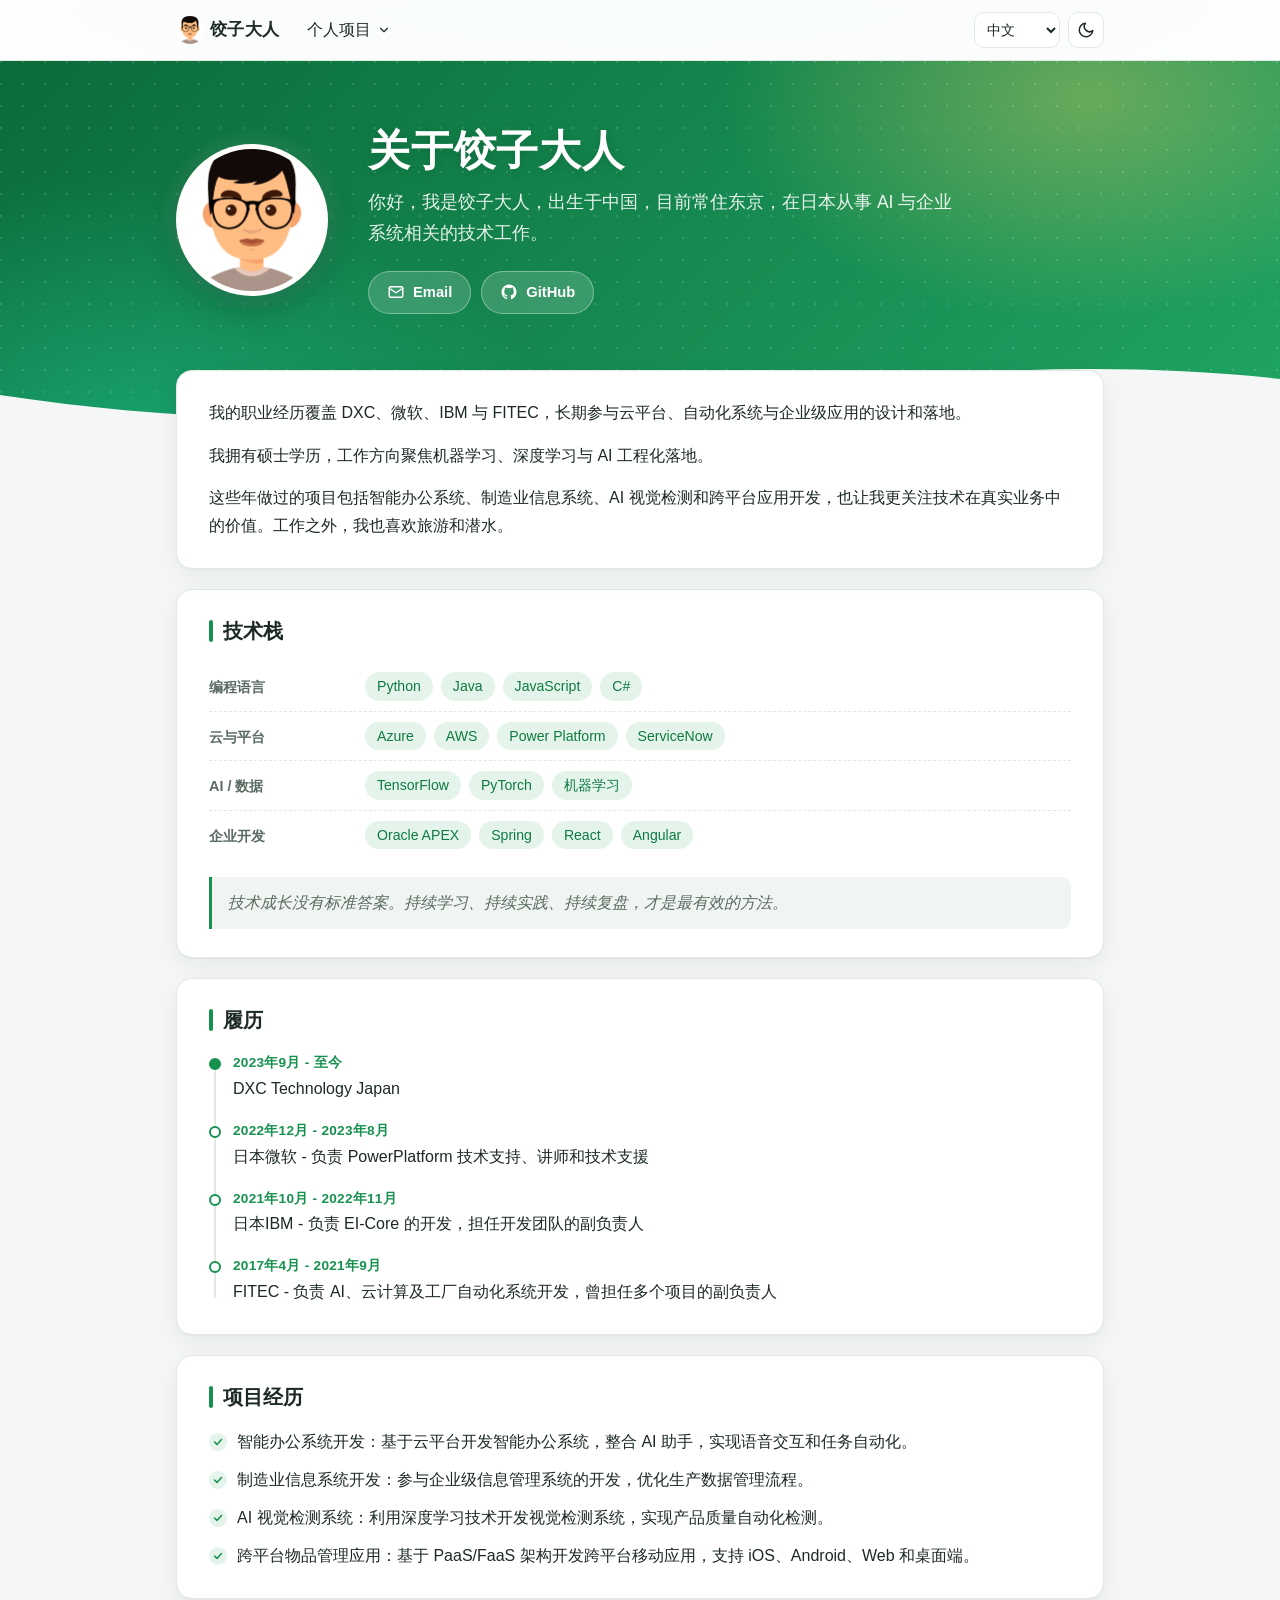
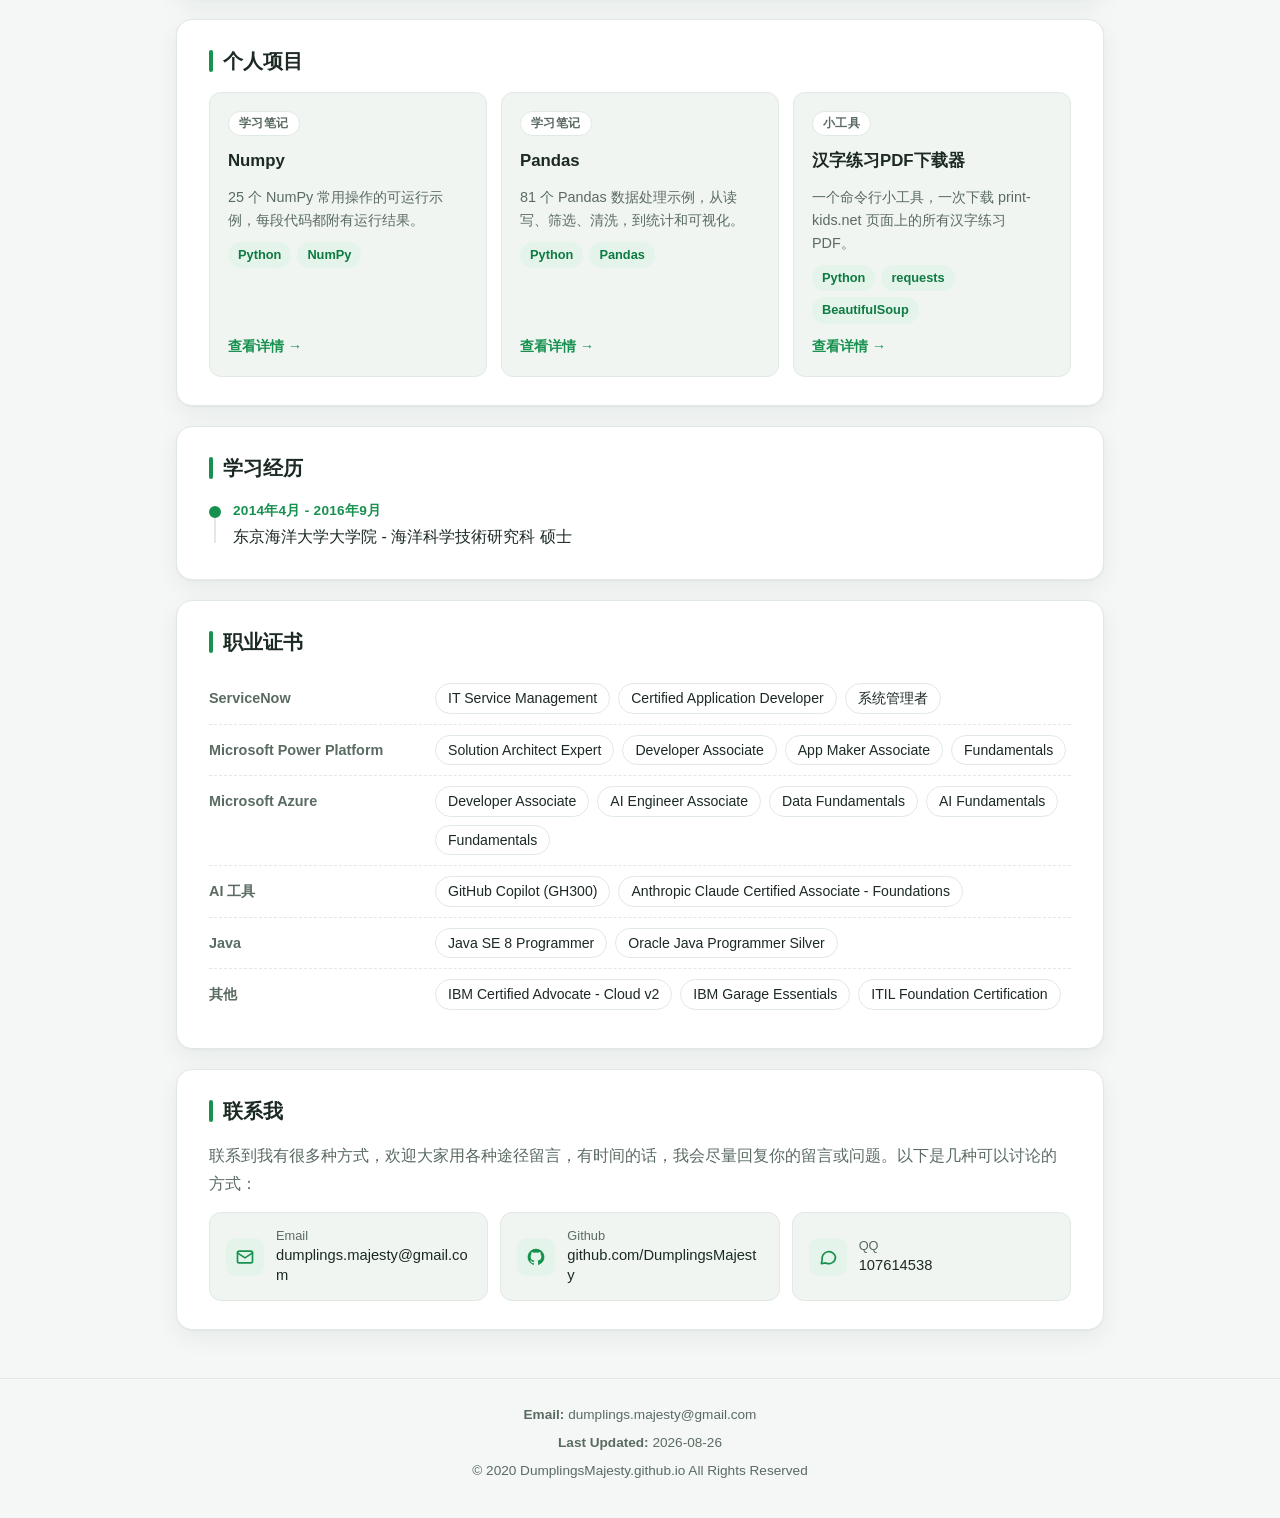
<file: index.html>
<!DOCTYPE html>
<html lang="zh-CN">
<head>
  <meta charset="UTF-8">
  <meta name="viewport" content="width=device-width, initial-scale=1.0">
  <title>关于我 | 饺子大人</title>
  <link href="./stylesheets/page-style.css?v=20261111" type="text/css" rel="stylesheet">
  <link rel="icon" type="image/png" sizes="32x32" href="./static/img/favicon/favicon-32.png">
  <link rel="icon" type="image/png" sizes="16x16" href="./static/img/favicon/favicon-16.png">
  <link rel="apple-touch-icon" sizes="180x180" href="./static/img/favicon/apple-touch-icon.png">
  <script src="./scripts/site.js?v=20261013"></script>
</head>

<body>

<header>
  <nav id="home-nav">
    <ul>
      <li>
        <a class="nav-home" id="nav-home" href="./index.html">
          <img class="brand-mark" src="./static/img/favicon/favicon-32.png" alt="" width="28" height="28">
          <strong id="brand-name">饺子大人</strong>
        </a>
      </li>
      <li class="has-submenu">
        <a href="#" id="nav-personal-projects" aria-haspopup="true" aria-expanded="false">
          <span id="nav-personal-projects-label"></span>
          <svg class="caret" width="14" height="14" viewBox="0 0 24 24" fill="none" stroke="currentColor" stroke-width="2" stroke-linecap="round" stroke-linejoin="round" aria-hidden="true"><path d="M6 9l6 6 6-6"/></svg>
        </a>
        <ul id="personal-projects-submenu" class="submenu"></ul>
      </li>
      <li class="nav-spacer"></li>
      <li class="nav-controls">
        <select id="lang-select" aria-label="Language">
          <option value="zh" id="switch-zh">中文</option>
          <option value="ja" id="switch-ja">日本語</option>
          <option value="en" id="switch-en">English</option>
        </select>
        <button type="button" id="theme-toggle" aria-label="Toggle dark mode">
          <svg class="icon-moon" width="18" height="18" viewBox="0 0 24 24" fill="none" stroke="currentColor" stroke-width="2" stroke-linecap="round" stroke-linejoin="round" aria-hidden="true"><path d="M21 12.8A9 9 0 1 1 11.2 3a7 7 0 0 0 9.8 9.8z"/></svg>
          <svg class="icon-sun" width="18" height="18" viewBox="0 0 24 24" fill="none" stroke="currentColor" stroke-width="2" stroke-linecap="round" stroke-linejoin="round" aria-hidden="true"><circle cx="12" cy="12" r="4"/><path d="M12 2v2M12 20v2M4.9 4.9l1.4 1.4M17.7 17.7l1.4 1.4M2 12h2M20 12h2M4.9 19.1l1.4-1.4M17.7 6.3l1.4-1.4"/></svg>
        </button>
      </li>
    </ul>
  </nav>
</header>

<section class="hero-banner">
  <div class="hero-inner">
    <div class="avatar-wrap">
      <img class="avatar" src="./static/img/description/my_pic.PNG" alt="" width="152" height="152">
    </div>
    <div class="hero-copy">
      <h1 id="hero-title">关于饺子大人</h1>
      <p id="intro-0" class="lead"></p>
      <div class="hero-links">
        <a class="hero-link" id="hero-email" href="#">
          <svg width="18" height="18" viewBox="0 0 24 24" fill="none" stroke="currentColor" stroke-width="2" stroke-linecap="round" stroke-linejoin="round" aria-hidden="true"><rect x="3" y="5" width="18" height="14" rx="2"/><path d="M3 7l9 6 9-6"/></svg>
          <span id="hero-email-label"></span>
        </a>
        <a class="hero-link" id="hero-github" href="#" target="_blank" rel="noopener">
          <svg width="18" height="18" viewBox="0 0 24 24" fill="currentColor" aria-hidden="true"><path d="M12 2a10 10 0 0 0-3.2 19.5c.5.1.7-.2.7-.5v-1.7c-2.8.6-3.4-1.3-3.4-1.3-.4-1.2-1.1-1.5-1.1-1.5-.9-.6.1-.6.1-.6 1 .1 1.5 1 1.5 1 .9 1.5 2.4 1.1 2.9.8.1-.6.4-1.1.7-1.3-2.2-.3-4.6-1.1-4.6-5a3.9 3.9 0 0 1 1-2.7c-.1-.3-.4-1.3.1-2.7 0 0 .8-.3 2.8 1a9.6 9.6 0 0 1 5 0c1.9-1.3 2.8-1 2.8-1 .5 1.4.2 2.4.1 2.7a3.9 3.9 0 0 1 1 2.7c0 3.9-2.3 4.7-4.6 5 .4.3.7.9.7 1.9V21c0 .3.2.6.7.5A10 10 0 0 0 12 2z"/></svg>
          <span id="hero-github-label"></span>
        </a>
      </div>
    </div>
  </div>
  <svg class="hero-wave" viewBox="0 0 1440 80" preserveAspectRatio="none" aria-hidden="true"><path d="M0 48C240 80 480 80 720 56S1200 8 1440 32V80H0z"/></svg>
</section>

<main>
  <section class="card about-card">
    <p id="intro-1"></p>
    <p id="intro-2"></p>
    <p id="intro-3"></p>
  </section>

  <section class="card">
    <h2 id="skills-title" class="section-title"></h2>
    <div id="skills-groups"></div>
    <p id="closing" class="closing"></p>
  </section>

  <section class="card">
    <h2 id="career-title" class="section-title"></h2>
    <ul id="career-items" class="timeline"></ul>
  </section>

  <section class="card">
    <h2 id="projects-title" class="section-title"></h2>
    <ul id="projects-items" class="check-list"></ul>
  </section>

  <section class="card">
    <h2 id="personal-projects-title" class="section-title"></h2>
    <div id="personal-projects-cards" class="project-grid"></div>
  </section>

  <section class="card">
    <h2 id="education-title" class="section-title"></h2>
    <ul id="education-items" class="timeline"></ul>
  </section>

  <section class="card">
    <h2 id="certifications-title" class="section-title"></h2>
    <div id="certifications-groups" class="chips-outline"></div>
  </section>

  <section class="card">
    <h2 id="contact-title" class="section-title"></h2>
    <p id="contact-desc" class="contact-desc"></p>
    <div class="contact-grid">
      <a class="contact-item" id="contact-email-link" href="#">
        <span class="contact-icon">
          <svg width="20" height="20" viewBox="0 0 24 24" fill="none" stroke="currentColor" stroke-width="2" stroke-linecap="round" stroke-linejoin="round" aria-hidden="true"><rect x="3" y="5" width="18" height="14" rx="2"/><path d="M3 7l9 6 9-6"/></svg>
        </span>
        <span class="contact-meta">
          <span id="email-label" class="contact-label"></span>
          <span id="contact-email" class="contact-value"></span>
        </span>
      </a>
      <a class="contact-item" id="contact-github-link" href="#" target="_blank" rel="noopener">
        <span class="contact-icon">
          <svg width="20" height="20" viewBox="0 0 24 24" fill="currentColor" aria-hidden="true"><path d="M12 2a10 10 0 0 0-3.2 19.5c.5.1.7-.2.7-.5v-1.7c-2.8.6-3.4-1.3-3.4-1.3-.4-1.2-1.1-1.5-1.1-1.5-.9-.6.1-.6.1-.6 1 .1 1.5 1 1.5 1 .9 1.5 2.4 1.1 2.9.8.1-.6.4-1.1.7-1.3-2.2-.3-4.6-1.1-4.6-5a3.9 3.9 0 0 1 1-2.7c-.1-.3-.4-1.3.1-2.7 0 0 .8-.3 2.8 1a9.6 9.6 0 0 1 5 0c1.9-1.3 2.8-1 2.8-1 .5 1.4.2 2.4.1 2.7a3.9 3.9 0 0 1 1 2.7c0 3.9-2.3 4.7-4.6 5 .4.3.7.9.7 1.9V21c0 .3.2.6.7.5A10 10 0 0 0 12 2z"/></svg>
        </span>
        <span class="contact-meta">
          <span id="github-label" class="contact-label"></span>
          <span id="contact-github" class="contact-value"></span>
        </span>
      </a>
      <div class="contact-item">
        <span class="contact-icon">
          <svg width="20" height="20" viewBox="0 0 24 24" fill="none" stroke="currentColor" stroke-width="2" stroke-linecap="round" stroke-linejoin="round" aria-hidden="true"><path d="M21 12a8 8 0 0 1-11.6 7.1L4 20l1-4.6A8 8 0 1 1 21 12z"/></svg>
        </span>
        <span class="contact-meta">
          <span id="qq-label" class="contact-label"></span>
          <span id="contact-qq" class="contact-value"></span>
        </span>
      </div>
    </div>
  </section>
</main>

<footer>
  <p><strong id="footer-email-label">Email:</strong> <span id="footer-email-value"></span></p>
  <p><strong id="footer-updated-label"></strong> <span id="footer-updated-value"></span></p>
  <p id="footer-copyright"></p>
</footer>

<script>
  async function loadLocale(lang) {
    try {
      const res = await fetch('./i18n/' + lang + '.json', { cache: 'no-cache' });
      if (!res.ok) {
        throw new Error('Failed to load locale: ' + lang);
      }
      const data = await res.json();
      applyLocale(data, lang);
      localStorage.setItem('aboutme-lang', lang);
    } catch (err) {
      console.error(err);
    }
  }

  function applyLocale(data, lang) {
    document.documentElement.lang = lang === 'ja' ? 'ja' : (lang === 'en' ? 'en' : 'zh-CN');
    document.title = data.metaTitle;

    document.getElementById('brand-name').textContent = data.brandName;
    document.getElementById('nav-home').setAttribute('aria-label', data.brandName);
    document.getElementById('switch-zh').textContent = data.langSwitch.zh;
    document.getElementById('switch-ja').textContent = data.langSwitch.ja;
    document.getElementById('switch-en').textContent = data.langSwitch.en;
    document.getElementById('theme-toggle').setAttribute('aria-label', data.themeToggle);
    document.getElementById('hero-title').textContent = data.heroTitle;

    data.intro.forEach(function (line, index) {
      const el = document.getElementById('intro-' + index);
      if (el) {
        el.textContent = line;
      }
    });

    document.getElementById('skills-title').textContent = data.skills.title;
    renderChipGroups('skills-groups', data.skills.groups);

    document.getElementById('closing').textContent = data.closing;

    renderTimelineSection('career', data.experience.career);
    renderListSection('projects', data.experience.projects);

    const personalProjects = data.experience.personalProjects;
    document.getElementById('nav-personal-projects-label').textContent = personalProjects.title;
    document.getElementById('personal-projects-title').textContent = personalProjects.title;
    renderPersonalProjectsMenu(personalProjects.items);
    renderPersonalProjectCards(personalProjects);

    renderTimelineSection('education', data.experience.education);
    document.getElementById('certifications-title').textContent = data.experience.certifications.title;
    renderChipGroups('certifications-groups', data.experience.certifications.groups);

    document.getElementById('contact-title').textContent = data.contact.title;
    document.getElementById('contact-desc').textContent = data.contact.desc;
    document.getElementById('email-label').textContent = stripColon(data.contact.labels.email);
    document.getElementById('github-label').textContent = stripColon(data.contact.labels.github);
    document.getElementById('qq-label').textContent = stripColon(data.contact.labels.qq);
    document.getElementById('contact-email').textContent = data.contact.email;
    document.getElementById('contact-email-link').href = 'mailto:' + data.contact.email;
    document.getElementById('contact-github').textContent = data.contact.github.replace(/^https?:\/\//, '');
    document.getElementById('contact-github-link').href = data.contact.github;
    document.getElementById('hero-email').href = 'mailto:' + data.contact.email;
    document.getElementById('hero-email-label').textContent = stripColon(data.contact.labels.email);
    document.getElementById('hero-github').href = data.contact.github;
    document.getElementById('hero-github-label').textContent = 'GitHub';
    document.getElementById('contact-qq').textContent = data.contact.qq;

    document.getElementById('footer-email-label').textContent = data.footer.emailLabel;
    document.getElementById('footer-email-value').textContent = data.contact.email;
    document.getElementById('footer-updated-label').textContent = data.footer.lastUpdatedLabel;
    document.getElementById('footer-updated-value').textContent = data.footer.lastUpdated;
    document.getElementById('footer-copyright').textContent = data.footer.copyright;
  }

  // Labels in the locale files end with a colon, which the card layout doesn't need.
  function stripColon(label) {
    return label.replace(/[:：]\s*$/, '');
  }

  function renderListSection(prefix, section) {
    document.getElementById(prefix + '-title').textContent = section.title;
    const list = document.getElementById(prefix + '-items');
    list.innerHTML = '';
    section.items.forEach(function (item) {
      const li = document.createElement('li');
      li.textContent = item;
      list.appendChild(li);
    });
  }

  // Splits "2023年9月 - 至今 DXC" / "Sep 2023 - Present, DXC" into a date range and the rest.
  const DATE_RANGE = /^(\S+(?: \d{4})? - (?:至今|現在|Present|\S+(?: \d{4})?))[,，]?\s+(.+)$/;

  function renderTimelineSection(prefix, section) {
    document.getElementById(prefix + '-title').textContent = section.title;
    const list = document.getElementById(prefix + '-items');
    list.innerHTML = '';
    section.items.forEach(function (item) {
      const li = document.createElement('li');
      const match = item.match(DATE_RANGE);
      if (match) {
        const date = document.createElement('span');
        date.className = 'timeline-date';
        date.textContent = match[1];
        li.appendChild(date);
      }
      const text = document.createElement('span');
      text.className = 'timeline-text';
      text.textContent = match ? match[2] : item;
      li.appendChild(text);
      list.appendChild(li);
    });
  }

  function renderChipGroups(wrapperId, groups) {
    const wrapper = document.getElementById(wrapperId);
    wrapper.innerHTML = '';
    groups.forEach(function (group) {
      const row = document.createElement('div');
      row.className = 'skill-group';
      const name = document.createElement('div');
      name.className = 'skill-group-name';
      name.textContent = group.name;
      row.appendChild(name);
      const chips = document.createElement('ul');
      chips.className = 'chips';
      group.items.forEach(function (skill) {
        const chip = document.createElement('li');
        chip.className = 'chip';
        chip.textContent = skill;
        chips.appendChild(chip);
      });
      row.appendChild(chips);
      wrapper.appendChild(row);
    });
  }

  function renderPersonalProjectCards(section) {
    const grid = document.getElementById('personal-projects-cards');
    grid.innerHTML = '';
    section.items.forEach(function (project) {
      const card = document.createElement('a');
      card.className = 'project-card';
      card.href = 'project.html?id=' + encodeURIComponent(project.id);

      const type = document.createElement('span');
      type.className = 'project-card-type';
      type.textContent = project.type;
      card.appendChild(type);

      const name = document.createElement('h3');
      name.className = 'project-card-name';
      name.textContent = project.name;
      card.appendChild(name);

      const summary = document.createElement('p');
      summary.className = 'project-card-summary';
      summary.textContent = project.summary;
      card.appendChild(summary);

      const tags = document.createElement('div');
      tags.className = 'project-card-tags';
      project.tags.forEach(function (tag) {
        const span = document.createElement('span');
        span.className = 'project-card-tag';
        span.textContent = tag;
        tags.appendChild(span);
      });
      card.appendChild(tags);

      const more = document.createElement('span');
      more.className = 'project-card-more';
      more.textContent = section.viewDetails + ' →';
      card.appendChild(more);

      grid.appendChild(card);
    });
  }

  function renderPersonalProjectsMenu(items) {
    const submenu = document.getElementById('personal-projects-submenu');
    submenu.innerHTML = '';
    items.forEach(function (project) {
      const li = document.createElement('li');
      const link = document.createElement('a');
      link.href = 'project.html?id=' + encodeURIComponent(project.id);
      link.textContent = project.name;
      li.appendChild(link);
      submenu.appendChild(li);
    });
  }

  document.getElementById('lang-select').addEventListener('change', function () {
    loadLocale(this.value);
  });

  const initLang = localStorage.getItem('aboutme-lang') || 'zh';
  document.getElementById('lang-select').value = initLang;
  loadLocale(initLang);
</script>

</body>
</html>
</file>
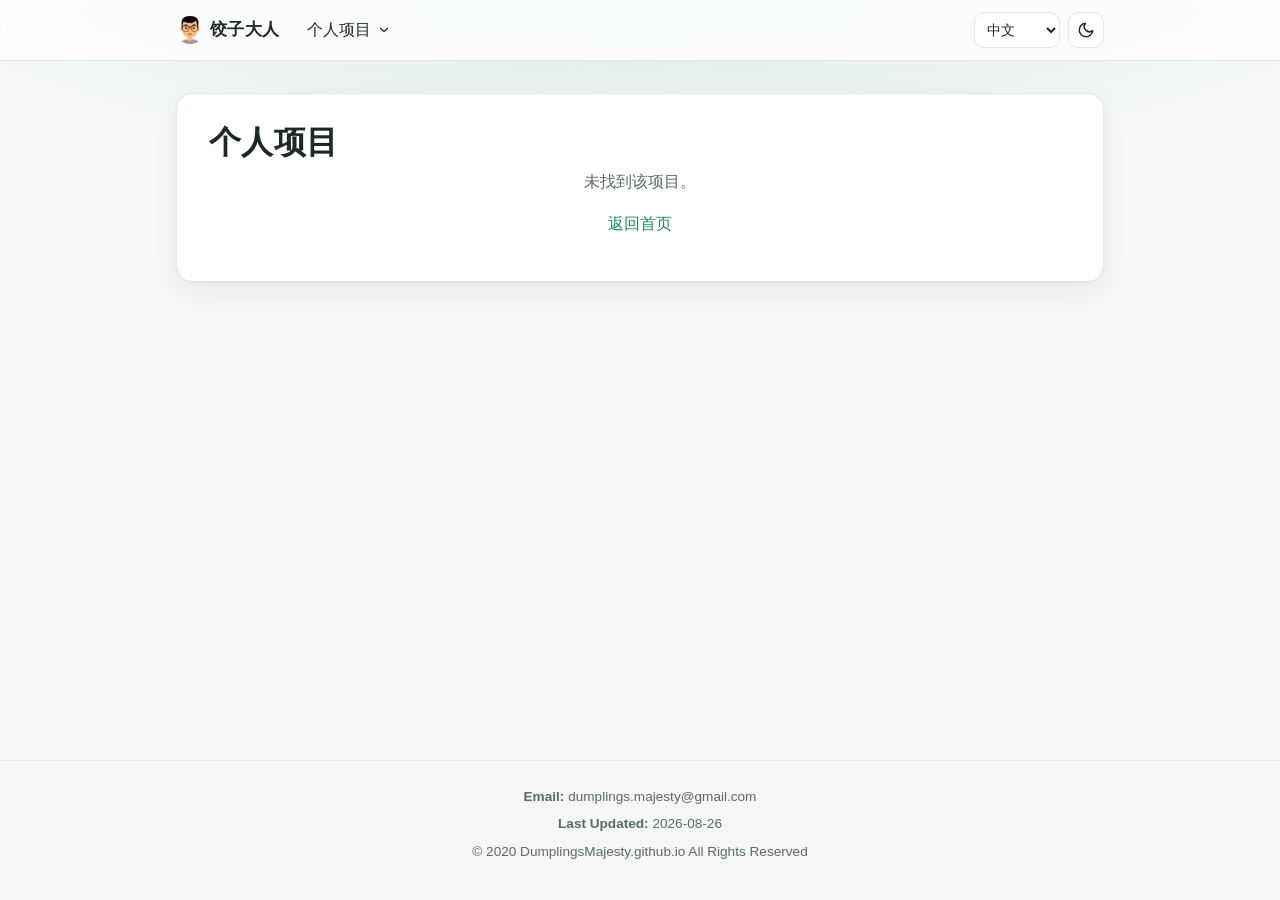
<file: project.html>
<!DOCTYPE html>
<html lang="zh-CN">
<head>
  <meta charset="UTF-8">
  <meta name="viewport" content="width=device-width, initial-scale=1.0">
  <title>项目详情</title>
  <link href="./stylesheets/page-style.css?v=20261111" type="text/css" rel="stylesheet">
  <link rel="icon" type="image/png" sizes="32x32" href="./static/img/favicon/favicon-32.png">
  <link rel="icon" type="image/png" sizes="16x16" href="./static/img/favicon/favicon-16.png">
  <link rel="apple-touch-icon" sizes="180x180" href="./static/img/favicon/apple-touch-icon.png">
  <script src="./scripts/site.js?v=20261013"></script>
</head>

<body>

<header>
  <nav id="home-nav">
    <ul>
      <li>
        <a class="nav-home" id="nav-home" href="./index.html">
          <img class="brand-mark" src="./static/img/favicon/favicon-32.png" alt="" width="28" height="28">
          <strong id="brand-name">饺子大人</strong>
        </a>
      </li>
      <li class="has-submenu">
        <a href="#" id="nav-personal-projects" aria-haspopup="true" aria-expanded="false">
          <span id="nav-personal-projects-label"></span>
          <svg class="caret" width="14" height="14" viewBox="0 0 24 24" fill="none" stroke="currentColor" stroke-width="2" stroke-linecap="round" stroke-linejoin="round" aria-hidden="true"><path d="M6 9l6 6 6-6"/></svg>
        </a>
        <ul id="personal-projects-submenu" class="submenu"></ul>
      </li>
      <li class="nav-spacer"></li>
      <li class="nav-controls">
        <select id="lang-select" aria-label="Language">
          <option value="zh" id="switch-zh">中文</option>
          <option value="ja" id="switch-ja">日本語</option>
          <option value="en" id="switch-en">English</option>
        </select>
        <button type="button" id="theme-toggle" aria-label="Toggle dark mode">
          <svg class="icon-moon" width="18" height="18" viewBox="0 0 24 24" fill="none" stroke="currentColor" stroke-width="2" stroke-linecap="round" stroke-linejoin="round" aria-hidden="true"><path d="M21 12.8A9 9 0 1 1 11.2 3a7 7 0 0 0 9.8 9.8z"/></svg>
          <svg class="icon-sun" width="18" height="18" viewBox="0 0 24 24" fill="none" stroke="currentColor" stroke-width="2" stroke-linecap="round" stroke-linejoin="round" aria-hidden="true"><circle cx="12" cy="12" r="4"/><path d="M12 2v2M12 20v2M4.9 4.9l1.4 1.4M17.7 17.7l1.4 1.4M2 12h2M20 12h2M4.9 19.1l1.4-1.4M17.7 6.3l1.4-1.4"/></svg>
        </button>
      </li>
    </ul>
  </nav>
</header>

<main>
  <section class="card">
    <h1 id="hero-title"></h1>
    <div id="project-not-found" style="display:none;">
      <p id="project-not-found-text"></p>
      <p><a href="./index.html" id="project-back-home"></a></p>
    </div>
    <div id="project-detail" class="project-detail" style="display:none;"></div>
  </section>
</main>

<footer>
  <p><strong id="footer-email-label">Email:</strong> <span id="footer-email-value"></span></p>
  <p><strong id="footer-updated-label"></strong> <span id="footer-updated-value"></span></p>
  <p id="footer-copyright"></p>
</footer>

<script>
  async function loadLocale(lang) {
    try {
      const res = await fetch('./i18n/' + lang + '.json', { cache: 'no-cache' });
      if (!res.ok) {
        throw new Error('Failed to load locale: ' + lang);
      }
      const data = await res.json();
      applyLocale(data, lang);
      localStorage.setItem('aboutme-lang', lang);
    } catch (err) {
      console.error(err);
    }
  }

  function getProjectId() {
    return new URLSearchParams(window.location.search).get('id');
  }

  function applyLocale(data, lang) {
    document.documentElement.lang = lang === 'ja' ? 'ja' : (lang === 'en' ? 'en' : 'zh-CN');

    document.getElementById('brand-name').textContent = data.brandName;
    document.getElementById('nav-home').setAttribute('aria-label', data.brandName);
    document.getElementById('switch-zh').textContent = data.langSwitch.zh;
    document.getElementById('switch-ja').textContent = data.langSwitch.ja;
    document.getElementById('switch-en').textContent = data.langSwitch.en;
    document.getElementById('theme-toggle').setAttribute('aria-label', data.themeToggle);

    document.getElementById('nav-personal-projects-label').textContent = data.experience.personalProjects.title;
    renderPersonalProjectsMenu(data.experience.personalProjects.items);

    document.getElementById('footer-email-label').textContent = data.footer.emailLabel;
    document.getElementById('footer-email-value').textContent = data.contact.email;
    document.getElementById('footer-updated-label').textContent = data.footer.lastUpdatedLabel;
    document.getElementById('footer-updated-value').textContent = data.footer.lastUpdated;
    document.getElementById('footer-copyright').textContent = data.footer.copyright;

    const projectId = getProjectId();
    const project = data.experience.personalProjects.items.find(function (item) {
      return item.id === projectId;
    });

    if (project) {
      document.title = project.name + ' | ' + data.brandName;
      document.getElementById('hero-title').textContent = project.name;
      renderProjectDetail(project);
    } else {
      document.title = data.metaTitle;
      document.getElementById('hero-title').textContent = data.experience.personalProjects.title;
      document.getElementById('project-not-found').style.display = 'block';
      document.getElementById('project-detail').style.display = 'none';
      document.getElementById('project-not-found-text').textContent = lang === 'ja'
        ? 'プロジェクトが見つかりませんでした。'
        : (lang === 'en' ? 'Project not found.' : '未找到该项目。');
      document.getElementById('project-back-home').textContent = lang === 'ja'
        ? 'トップページに戻る'
        : (lang === 'en' ? 'Back to home' : '返回首页');
    }
  }

  function renderPersonalProjectsMenu(items) {
    const submenu = document.getElementById('personal-projects-submenu');
    submenu.innerHTML = '';
    items.forEach(function (project) {
      const li = document.createElement('li');
      const link = document.createElement('a');
      link.href = 'project.html?id=' + encodeURIComponent(project.id);
      link.textContent = project.name;
      li.appendChild(link);
      submenu.appendChild(li);
    });
  }

  const GITHUB_ICON = '<svg width="16" height="16" viewBox="0 0 24 24" fill="currentColor" aria-hidden="true"><path d="M12 2a10 10 0 0 0-3.2 19.5c.5.1.7-.2.7-.5v-1.7c-2.8.6-3.4-1.3-3.4-1.3-.4-1.2-1.1-1.5-1.1-1.5-.9-.6.1-.6.1-.6 1 .1 1.5 1 1.5 1 .9 1.5 2.4 1.1 2.9.8.1-.6.4-1.1.7-1.3-2.2-.3-4.6-1.1-4.6-5a3.9 3.9 0 0 1 1-2.7c-.1-.3-.4-1.3.1-2.7 0 0 .8-.3 2.8 1a9.6 9.6 0 0 1 5 0c1.9-1.3 2.8-1 2.8-1 .5 1.4.2 2.4.1 2.7a3.9 3.9 0 0 1 1 2.7c0 3.9-2.3 4.7-4.6 5 .4.3.7.9.7 1.9V21c0 .3.2.6.7.5A10 10 0 0 0 12 2z"/></svg>';

  // Topics are stored as "NN_title"; NN is shown as a badge and links to the matching script.
  function renderTopicGroups(detail, project) {
    const wrapper = document.createElement('div');
    wrapper.className = 'topic-groups';
    project.detail.topicGroups.forEach(function (group, index) {
      const section = document.createElement('details');
      section.className = 'topic-group';
      section.open = index === 0;

      const summary = document.createElement('summary');
      const title = document.createElement('span');
      title.textContent = group.title;
      summary.appendChild(title);
      const count = document.createElement('span');
      count.className = 'topic-count';
      count.textContent = group.items.length;
      summary.appendChild(count);
      section.appendChild(summary);

      const list = document.createElement('ul');
      list.className = 'topic-list';
      group.items.forEach(function (topic) {
        const match = topic.match(/^(\d+)_\s*(.*)$/);
        const number = match ? match[1] : '';
        const li = document.createElement('li');
        const row = document.createElement(number && project.scriptUrl ? 'a' : 'span');
        row.className = 'topic-row';
        if (row.tagName === 'A') {
          row.href = project.scriptUrl.replace('{n}', number);
          row.target = '_blank';
          row.rel = 'noopener';
        }
        if (number) {
          const badge = document.createElement('span');
          badge.className = 'topic-no';
          badge.textContent = number;
          row.appendChild(badge);
        }
        const text = document.createElement('span');
        text.textContent = match ? match[2] : topic;
        row.appendChild(text);
        li.appendChild(row);
        list.appendChild(li);
      });
      section.appendChild(list);
      wrapper.appendChild(section);
    });
    detail.appendChild(wrapper);
  }

  function renderProjectDetail(project) {
    const detail = document.getElementById('project-detail');
    document.getElementById('project-not-found').style.display = 'none';
    detail.style.display = 'block';
    detail.innerHTML = '';

    const header = document.createElement('div');
    header.className = 'project-detail-header';

    const tags = document.createElement('div');
    tags.className = 'project-card-tags';
    project.tags.forEach(function (tag) {
      const span = document.createElement('span');
      span.className = 'project-card-tag';
      span.textContent = tag;
      tags.appendChild(span);
    });
    header.appendChild(tags);

    if (project.link) {
      const link = document.createElement('a');
      link.className = 'project-card-link';
      link.href = project.link;
      link.target = '_blank';
      link.rel = 'noopener';
      link.innerHTML = GITHUB_ICON;
      link.appendChild(document.createTextNode('GitHub'));
      header.appendChild(link);
    }
    detail.appendChild(header);

    project.detail.intro.forEach(function (paragraph) {
      const p = document.createElement('p');
      p.className = 'project-detail-text';
      p.textContent = paragraph;
      detail.appendChild(p);
    });

    if (project.detail.topicGroups) {
      renderTopicGroups(detail, project);
    } else {
      const topicsList = document.createElement('ul');
      topicsList.className = 'project-detail-topics';
      project.detail.topics.forEach(function (topic) {
        const li = document.createElement('li');
        li.textContent = topic;
        topicsList.appendChild(li);
      });
      detail.appendChild(topicsList);
    }

    if (project.detail.usage) {
      const usageTitle = document.createElement('h4');
      usageTitle.className = 'project-detail-subtitle';
      usageTitle.textContent = project.detail.usage.title;
      detail.appendChild(usageTitle);

      const usageList = document.createElement('ol');
      usageList.className = 'project-detail-usage';
      project.detail.usage.steps.forEach(function (step) {
        const li = document.createElement('li');
        li.textContent = step;
        usageList.appendChild(li);
      });
      detail.appendChild(usageList);
    }
  }

  document.getElementById('lang-select').addEventListener('change', function () {
    loadLocale(this.value);
  });

  const initLang = localStorage.getItem('aboutme-lang') || 'zh';
  document.getElementById('lang-select').value = initLang;
  loadLocale(initLang);
</script>

</body>
</html>
</file>
<file: stylesheets/page-style.css>
/* ====== theme tokens ====== */
:root {
  --bg: #f4f7f5;
  --surface: #ffffff;
  --surface-2: #f0f5f2;
  --text: #1c2a23;
  --muted: #5a6b62;
  --border: #e1e9e4;
  --accent: #17914f;
  --accent-strong: #0f7a41;
  --accent-soft: #e4f4eb;
  --accent-glow: rgba(23, 145, 79, 0.16);
  --shadow: 0 1px 2px rgba(16, 40, 28, 0.04), 0 8px 24px rgba(16, 40, 28, 0.06);
  --radius: 16px;
  --hero-from: #0b6b3a;
  --hero-to: #1fa463;
  color-scheme: light;
}

@media (prefers-color-scheme: dark) {
  :root:not([data-theme="light"]) {
    --bg: #0e1412;
    --surface: #161f1b;
    --surface-2: #1c2722;
    --text: #e4ede8;
    --muted: #9bb0a5;
    --border: #26342d;
    --accent: #4fd08b;
    --accent-strong: #74dea4;
    --accent-soft: #1b3428;
    --accent-glow: rgba(79, 208, 139, 0.12);
    --shadow: 0 1px 2px rgba(0, 0, 0, 0.3), 0 8px 24px rgba(0, 0, 0, 0.25);
    --hero-from: #08311f;
    --hero-to: #11603a;
    color-scheme: dark;
  }
}

:root[data-theme="dark"] {
  --bg: #0e1412;
  --surface: #161f1b;
  --surface-2: #1c2722;
  --text: #e4ede8;
  --muted: #9bb0a5;
  --border: #26342d;
  --accent: #4fd08b;
  --accent-strong: #74dea4;
  --accent-soft: #1b3428;
  --accent-glow: rgba(79, 208, 139, 0.12);
  --shadow: 0 1px 2px rgba(0, 0, 0, 0.3), 0 8px 24px rgba(0, 0, 0, 0.25);
  --hero-from: #08311f;
  --hero-to: #11603a;
  color-scheme: dark;
}

/* ====== base ====== */
*, *::before, *::after {
  box-sizing: border-box;
}

html {
  -webkit-text-size-adjust: 100%;
}

body {
  margin: 0;
  min-height: 100vh;
  display: flex;
  flex-direction: column;
  background:
    radial-gradient(1200px 420px at 50% -120px, var(--accent-glow), transparent 70%),
    var(--bg);
  color: var(--text);
  font-family: -apple-system, BlinkMacSystemFont, "Segoe UI", "PingFang SC", "Hiragino Sans",
    "Hiragino Kaku Gothic ProN", "Noto Sans CJK SC", "Microsoft YaHei", sans-serif;
  font-size: 16px;
  line-height: 1.75;
  transition: background-color 0.2s ease, color 0.2s ease;
}

a {
  color: var(--accent);
  text-decoration: none;
}

a:hover {
  color: var(--accent-strong);
}

p {
  margin: 0 0 0.9em;
}

/* ====== navigation ====== */
header {
  position: sticky;
  top: 0;
  z-index: 10;
  background: var(--surface);
  background: color-mix(in srgb, var(--surface) 82%, transparent);
  backdrop-filter: saturate(160%) blur(12px);
  -webkit-backdrop-filter: saturate(160%) blur(12px);
  border-bottom: 1px solid var(--border);
}

#home-nav {
  max-width: 960px;
  margin: 0 auto;
  padding: 0 16px;
}

#home-nav > ul {
  display: flex;
  align-items: center;
  gap: 4px;
  height: 60px;
  margin: 0;
  padding: 0;
  list-style: none;
}

#home-nav > ul > li > a {
  display: inline-flex;
  align-items: center;
  gap: 6px;
  padding: 8px 12px;
  border-radius: 10px;
  color: var(--text);
  white-space: nowrap;
  transition: background-color 0.15s ease;
}

#home-nav > ul > li > a:hover {
  background: var(--surface-2);
}

#home-nav .nav-home {
  font-size: 1.05em;
  margin-left: -12px;
}

#home-nav .nav-home strong {
  font-weight: 700;
  letter-spacing: 0.02em;
}

.brand-mark {
  width: 28px;
  height: 28px;
  border-radius: 50%;
  object-fit: cover;
  background: var(--accent-soft);
}

.nav-spacer {
  flex: 1;
}

.nav-controls {
  display: flex;
  align-items: center;
  gap: 8px;
}

#lang-select,
#theme-toggle {
  height: 36px;
  border: 1px solid var(--border);
  border-radius: 10px;
  background: var(--surface);
  color: var(--text);
  font: inherit;
  font-size: 0.9em;
  cursor: pointer;
}

#lang-select {
  padding: 0 8px;
}

#theme-toggle {
  display: grid;
  place-items: center;
  width: 36px;
  padding: 0;
}

#lang-select:hover,
#theme-toggle:hover {
  border-color: var(--accent);
}

#lang-select:focus-visible,
#theme-toggle:focus-visible,
#home-nav a:focus-visible {
  outline: 2px solid var(--accent);
  outline-offset: 2px;
}

.icon-sun,
.icon-moon {
  width: 18px;
  height: 18px;
}

.icon-sun {
  display: none;
}

:root[data-theme="dark"] .icon-sun {
  display: block;
}

:root[data-theme="dark"] .icon-moon {
  display: none;
}

@media (prefers-color-scheme: dark) {
  :root:not([data-theme="light"]) .icon-sun {
    display: block;
  }

  :root:not([data-theme="light"]) .icon-moon {
    display: none;
  }
}

/* dropdown */
.has-submenu {
  position: relative;
}

.caret {
  width: 14px;
  height: 14px;
  transition: transform 0.15s ease;
}

.has-submenu:hover .caret,
.has-submenu.open .caret {
  transform: rotate(180deg);
}

.submenu {
  position: absolute;
  top: 100%;
  left: 0;
  min-width: 220px;
  margin: 0;
  padding: 6px;
  list-style: none;
  background: var(--surface);
  border: 1px solid var(--border);
  border-radius: 12px;
  box-shadow: var(--shadow);
  opacity: 0;
  visibility: hidden;
  transform: translateY(4px);
  transition: opacity 0.15s ease, transform 0.15s ease, visibility 0.15s;
}

/* invisible bridge so the menu stays open while the pointer moves onto it */
.submenu::before {
  content: "";
  position: absolute;
  left: 0;
  right: 0;
  top: -10px;
  height: 10px;
}

.has-submenu:hover .submenu,
.has-submenu.open .submenu {
  opacity: 1;
  visibility: visible;
  transform: translateY(0);
}

.submenu a {
  display: block;
  padding: 8px 12px;
  border-radius: 8px;
  color: var(--text);
  font-size: 0.92em;
}

.submenu a:hover {
  background: var(--accent-soft);
  color: var(--accent-strong);
}

/* ====== layout ====== */
main {
  flex: 1;
  width: 100%;
  max-width: 960px;
  margin: 0 auto;
  padding: 32px 16px 48px;
  display: grid;
  gap: 20px;
  align-content: start;
}

.card {
  background: var(--surface);
  border: 1px solid var(--border);
  border-radius: var(--radius);
  box-shadow: var(--shadow);
  padding: 28px 32px;
}

.section-title {
  display: flex;
  align-items: center;
  gap: 10px;
  margin: 0 0 18px;
  font-size: 1.25em;
  line-height: 1.3;
}

.section-title::before {
  content: "";
  width: 4px;
  height: 1.1em;
  border-radius: 2px;
  background: var(--accent);
}

/* ====== hero ====== */
#hero-title {
  margin: 0 0 6px;
  font-size: 2em;
  line-height: 1.25;
  letter-spacing: 0.01em;
}

.hero-banner {
  position: relative;
  overflow: hidden;
  color: #ffffff;
  background:
    radial-gradient(circle at 1px 1px, rgba(255, 255, 255, 0.14) 1px, transparent 0) 0 0 / 22px 22px,
    radial-gradient(520px 320px at 85% 10%, rgba(255, 214, 102, 0.35), transparent 70%),
    radial-gradient(600px 360px at 10% 100%, rgba(32, 201, 151, 0.45), transparent 70%),
    linear-gradient(135deg, var(--hero-from), var(--hero-to));
}

.hero-inner {
  position: relative;
  z-index: 1;
  max-width: 960px;
  margin: 0 auto;
  padding: 64px 16px 112px;
  display: flex;
  align-items: center;
  gap: 40px;
}

.avatar-wrap {
  position: relative;
  flex: none;
}

/* soft halo behind the avatar */
.avatar-wrap::before {
  content: "";
  position: absolute;
  inset: -18px;
  border-radius: 50%;
  background: radial-gradient(circle, rgba(255, 255, 255, 0.35), transparent 70%);
}

.avatar {
  position: relative;
  display: block;
  width: 152px;
  height: 152px;
  border-radius: 50%;
  object-fit: cover;
  background: #fff7e6;
  border: 5px solid rgba(255, 255, 255, 0.95);
  box-shadow: 0 12px 32px rgba(0, 0, 0, 0.22);
  transition: transform 0.3s ease;
}

.avatar-wrap:hover .avatar {
  transform: rotate(-6deg) scale(1.04);
}

.hero-banner #hero-title {
  margin-bottom: 10px;
  font-size: 2.6em;
  font-weight: 800;
  letter-spacing: 0.02em;
  text-shadow: 0 2px 12px rgba(0, 0, 0, 0.15);
}

.lead {
  margin: 0;
  max-width: 34em;
  color: rgba(255, 255, 255, 0.9);
  font-size: 1.1em;
}

.hero-links {
  display: flex;
  flex-wrap: wrap;
  gap: 10px;
  margin-top: 22px;
}

.hero-link {
  display: inline-flex;
  align-items: center;
  gap: 8px;
  padding: 8px 18px;
  border-radius: 999px;
  background: rgba(255, 255, 255, 0.16);
  border: 1px solid rgba(255, 255, 255, 0.35);
  color: #ffffff;
  font-size: 0.92em;
  font-weight: 600;
  backdrop-filter: blur(6px);
  -webkit-backdrop-filter: blur(6px);
  transition: background-color 0.15s ease, transform 0.15s ease;
}

.hero-link:hover {
  color: #ffffff;
  background: rgba(255, 255, 255, 0.28);
  transform: translateY(-1px);
}

.hero-link:focus-visible {
  outline: 2px solid #ffffff;
  outline-offset: 2px;
}

/* curved bottom edge blending into the page background */
.hero-wave {
  position: absolute;
  left: 0;
  bottom: -1px;
  width: 100%;
  height: 80px;
  fill: var(--bg);
}

.about-card {
  position: relative;
  z-index: 2;
  margin-top: -88px;
}

.about-card p:last-child {
  margin-bottom: 0;
}

/* ====== skills ====== */
.skill-group {
  display: grid;
  grid-template-columns: 140px 1fr;
  gap: 8px 16px;
  align-items: start;
  padding: 10px 0;
  border-bottom: 1px dashed var(--border);
}

.skill-group:last-child {
  border-bottom: none;
}

/* certification group names (e.g. "Microsoft Power Platform") need a wider label column */
#certifications-groups .skill-group {
  grid-template-columns: 210px 1fr;
}

.skill-group-name {
  color: var(--muted);
  font-size: 0.9em;
  font-weight: 600;
  padding-top: 3px;
}

.chips {
  display: flex;
  flex-wrap: wrap;
  gap: 8px;
  margin: 0;
  padding: 0;
  list-style: none;
}

.chip {
  display: inline-block;
  padding: 3px 12px;
  border-radius: 999px;
  background: var(--accent-soft);
  color: var(--accent-strong);
  font-size: 0.88em;
  line-height: 1.6;
}

.chips-outline .chip {
  background: transparent;
  border: 1px solid var(--border);
  color: var(--text);
}

.closing {
  margin: 18px 0 0;
  padding: 12px 16px;
  border-left: 3px solid var(--accent);
  border-radius: 0 10px 10px 0;
  background: var(--surface-2);
  color: var(--muted);
  font-style: italic;
}

/* ====== timeline ====== */
.timeline {
  position: relative;
  margin: 0;
  padding: 0 0 0 24px;
  list-style: none;
}

.timeline::before {
  content: "";
  position: absolute;
  left: 5px;
  top: 8px;
  bottom: 8px;
  width: 2px;
  background: var(--border);
}

.timeline li {
  position: relative;
  padding-bottom: 16px;
}

.timeline li:last-child {
  padding-bottom: 0;
}

.timeline li::before {
  content: "";
  position: absolute;
  left: -24px;
  top: 7px;
  width: 12px;
  height: 12px;
  border-radius: 50%;
  background: var(--surface);
  border: 2px solid var(--accent);
}

.timeline li:first-child::before {
  background: var(--accent);
}

.timeline-date {
  display: block;
  color: var(--accent);
  font-size: 0.85em;
  font-weight: 600;
  letter-spacing: 0.02em;
}

.timeline-text {
  display: block;
}

/* ====== work projects ====== */
.check-list {
  margin: 0;
  padding: 0;
  list-style: none;
  display: grid;
  gap: 10px;
}

.check-list li {
  position: relative;
  padding-left: 28px;
}

.check-list li::before {
  content: "";
  position: absolute;
  left: 0;
  top: 5px;
  width: 18px;
  height: 18px;
  border-radius: 50%;
  background: var(--accent-soft)
    url("data:image/svg+xml,%3Csvg xmlns='http://www.w3.org/2000/svg' viewBox='0 0 24 24' fill='none' stroke='%2317914f' stroke-width='3' stroke-linecap='round' stroke-linejoin='round'%3E%3Cpath d='M5 12l5 5 9-10'/%3E%3C/svg%3E")
    center / 12px no-repeat;
}

/* ====== personal project cards ====== */
.project-grid {
  display: grid;
  grid-template-columns: repeat(auto-fill, minmax(240px, 1fr));
  gap: 14px;
}

.project-card {
  display: flex;
  flex-direction: column;
  gap: 10px;
  padding: 18px;
  border: 1px solid var(--border);
  border-radius: 12px;
  background: var(--surface-2);
  color: var(--text);
  transition: transform 0.15s ease, border-color 0.15s ease, box-shadow 0.15s ease;
}

.project-card:hover {
  color: var(--text);
  transform: translateY(-2px);
  border-color: var(--accent);
  box-shadow: var(--shadow);
}

.project-card-type {
  align-self: flex-start;
  padding: 1px 10px;
  border-radius: 999px;
  border: 1px solid var(--border);
  background: var(--surface);
  color: var(--muted);
  font-size: 0.75em;
  font-weight: 600;
  letter-spacing: 0.04em;
}

.project-card-name {
  margin: 0;
  font-size: 1.05em;
  font-weight: 700;
}

.project-card-summary {
  margin: 0;
  color: var(--muted);
  font-size: 0.9em;
  line-height: 1.6;
}

.project-card-more {
  margin-top: auto;
  color: var(--accent);
  font-size: 0.88em;
  font-weight: 600;
}

/* ====== contact ====== */
.contact-desc {
  color: var(--muted);
}

.contact-grid {
  display: grid;
  grid-template-columns: repeat(auto-fit, minmax(260px, 1fr));
  gap: 12px;
}

.contact-item {
  display: flex;
  align-items: center;
  gap: 12px;
  min-width: 0;
  padding: 14px 16px;
  border: 1px solid var(--border);
  border-radius: 12px;
  background: var(--surface-2);
  color: var(--text);
}

a.contact-item:hover {
  color: var(--text);
  border-color: var(--accent);
}

.contact-icon {
  flex: none;
  display: grid;
  place-items: center;
  width: 38px;
  height: 38px;
  border-radius: 10px;
  background: var(--accent-soft);
  color: var(--accent);
}

.contact-icon svg {
  width: 20px;
  height: 20px;
}

.contact-meta {
  min-width: 0;
  display: flex;
  flex-direction: column;
  line-height: 1.4;
}

.contact-label {
  color: var(--muted);
  font-size: 0.8em;
}

.contact-value {
  font-size: 0.92em;
  overflow-wrap: break-word;
}

/* ====== project detail page ====== */
.project-detail-header {
  display: flex;
  flex-wrap: wrap;
  align-items: center;
  justify-content: space-between;
  gap: 12px;
  margin: 14px 0 20px;
}

.project-card-link {
  display: inline-flex;
  align-items: center;
  gap: 6px;
  padding: 6px 14px;
  border: 1px solid var(--border);
  border-radius: 999px;
  color: var(--text);
  font-size: 0.9em;
  font-weight: 600;
}

.project-card-link:hover {
  border-color: var(--accent);
  color: var(--accent);
}

.project-card-link svg {
  width: 16px;
  height: 16px;
}

.project-card-tags {
  display: flex;
  flex-wrap: wrap;
  gap: 6px;
}

.project-card-tag {
  padding: 2px 10px;
  border-radius: 999px;
  background: var(--accent-soft);
  color: var(--accent-strong);
  font-size: 0.8em;
  font-weight: 600;
}

.project-detail-text {
  color: var(--text);
}

.project-detail-subtitle {
  margin: 28px 0 12px;
  font-size: 1.05em;
}

.project-detail-topics {
  margin: 20px 0 0;
  padding: 0;
  list-style: none;
  border: 1px solid var(--border);
  border-radius: 12px;
  overflow: hidden;
}

.project-detail-topics li {
  padding: 10px 16px;
  border-bottom: 1px solid var(--border);
  font-size: 0.94em;
}

.project-detail-topics li:last-child {
  border-bottom: none;
}

.project-detail-topics li:nth-child(even) {
  background: var(--surface-2);
}

.topic-groups {
  display: grid;
  gap: 10px;
  margin-top: 20px;
}

.topic-group {
  border: 1px solid var(--border);
  border-radius: 12px;
  background: var(--surface);
  overflow: hidden;
}

.topic-group summary {
  display: flex;
  align-items: center;
  gap: 10px;
  padding: 12px 16px;
  cursor: pointer;
  font-weight: 700;
  list-style: none;
  user-select: none;
}

.topic-group summary::-webkit-details-marker {
  display: none;
}

/* chevron that rotates when the group opens */
.topic-group summary::before {
  content: "";
  flex: none;
  width: 8px;
  height: 8px;
  border-right: 2px solid var(--accent);
  border-bottom: 2px solid var(--accent);
  transform: rotate(-45deg);
  transition: transform 0.15s ease;
}

.topic-group[open] summary::before {
  transform: rotate(45deg);
}

.topic-group summary:hover {
  background: var(--surface-2);
}

.topic-group summary:focus-visible {
  outline: 2px solid var(--accent);
  outline-offset: -2px;
}

.topic-count {
  margin-left: auto;
  min-width: 26px;
  padding: 0 8px;
  border-radius: 999px;
  background: var(--accent-soft);
  color: var(--accent-strong);
  font-size: 0.8em;
  text-align: center;
}

.topic-list {
  margin: 0;
  padding: 0 8px 8px;
  list-style: none;
}

.topic-row {
  display: flex;
  align-items: baseline;
  gap: 12px;
  padding: 8px 10px;
  border-radius: 8px;
  color: var(--text);
  font-size: 0.94em;
  line-height: 1.6;
}

a.topic-row:hover {
  background: var(--accent-soft);
  color: var(--text);
}

.topic-no {
  flex: none;
  min-width: 2.2em;
  padding: 0 6px;
  border-radius: 6px;
  background: var(--surface-2);
  color: var(--accent);
  font-family: ui-monospace, SFMono-Regular, Menlo, Consolas, monospace;
  font-size: 0.85em;
  font-weight: 700;
  text-align: center;
}

a.topic-row:hover .topic-no {
  background: var(--surface);
}

.project-detail-usage {
  margin: 0;
  padding-left: 1.4em;
}

.project-detail-usage li {
  margin-bottom: 6px;
}

.project-detail-usage li::marker {
  color: var(--accent);
  font-weight: 700;
}

#project-not-found {
  text-align: center;
  color: var(--muted);
}

/* ====== footer ====== */
footer {
  border-top: 1px solid var(--border);
  padding: 24px 16px 32px;
  color: var(--muted);
  font-size: 0.85em;
  text-align: center;
}

footer p {
  margin: 0 0 4px;
}

/* ====== small screens ====== */
@media (max-width: 640px) {
  #home-nav > ul {
    gap: 0;
    height: 56px;
  }

  #home-nav > ul > li > a {
    padding: 8px;
  }

  #home-nav .nav-home {
    margin-left: -8px;
  }

  #home-nav .nav-home strong {
    display: none;
  }

  .nav-controls {
    gap: 6px;
  }

  main {
    padding-top: 20px;
    gap: 16px;
  }

  .card {
    padding: 22px 18px;
  }

  #hero-title {
    font-size: 1.6em;
  }

  .hero-inner {
    flex-direction: column;
    text-align: center;
    gap: 22px;
    padding: 40px 16px 104px;
  }

  .avatar {
    width: 128px;
    height: 128px;
  }

  .hero-banner #hero-title {
    font-size: 2em;
  }

  .hero-links {
    justify-content: center;
  }

  .hero-wave {
    height: 48px;
  }

  .skill-group,
  #certifications-groups .skill-group {
    grid-template-columns: 1fr;
    gap: 6px;
  }
}

@media (prefers-reduced-motion: reduce) {
  *, *::before, *::after {
    transition: none !important;
  }
}
</file>
